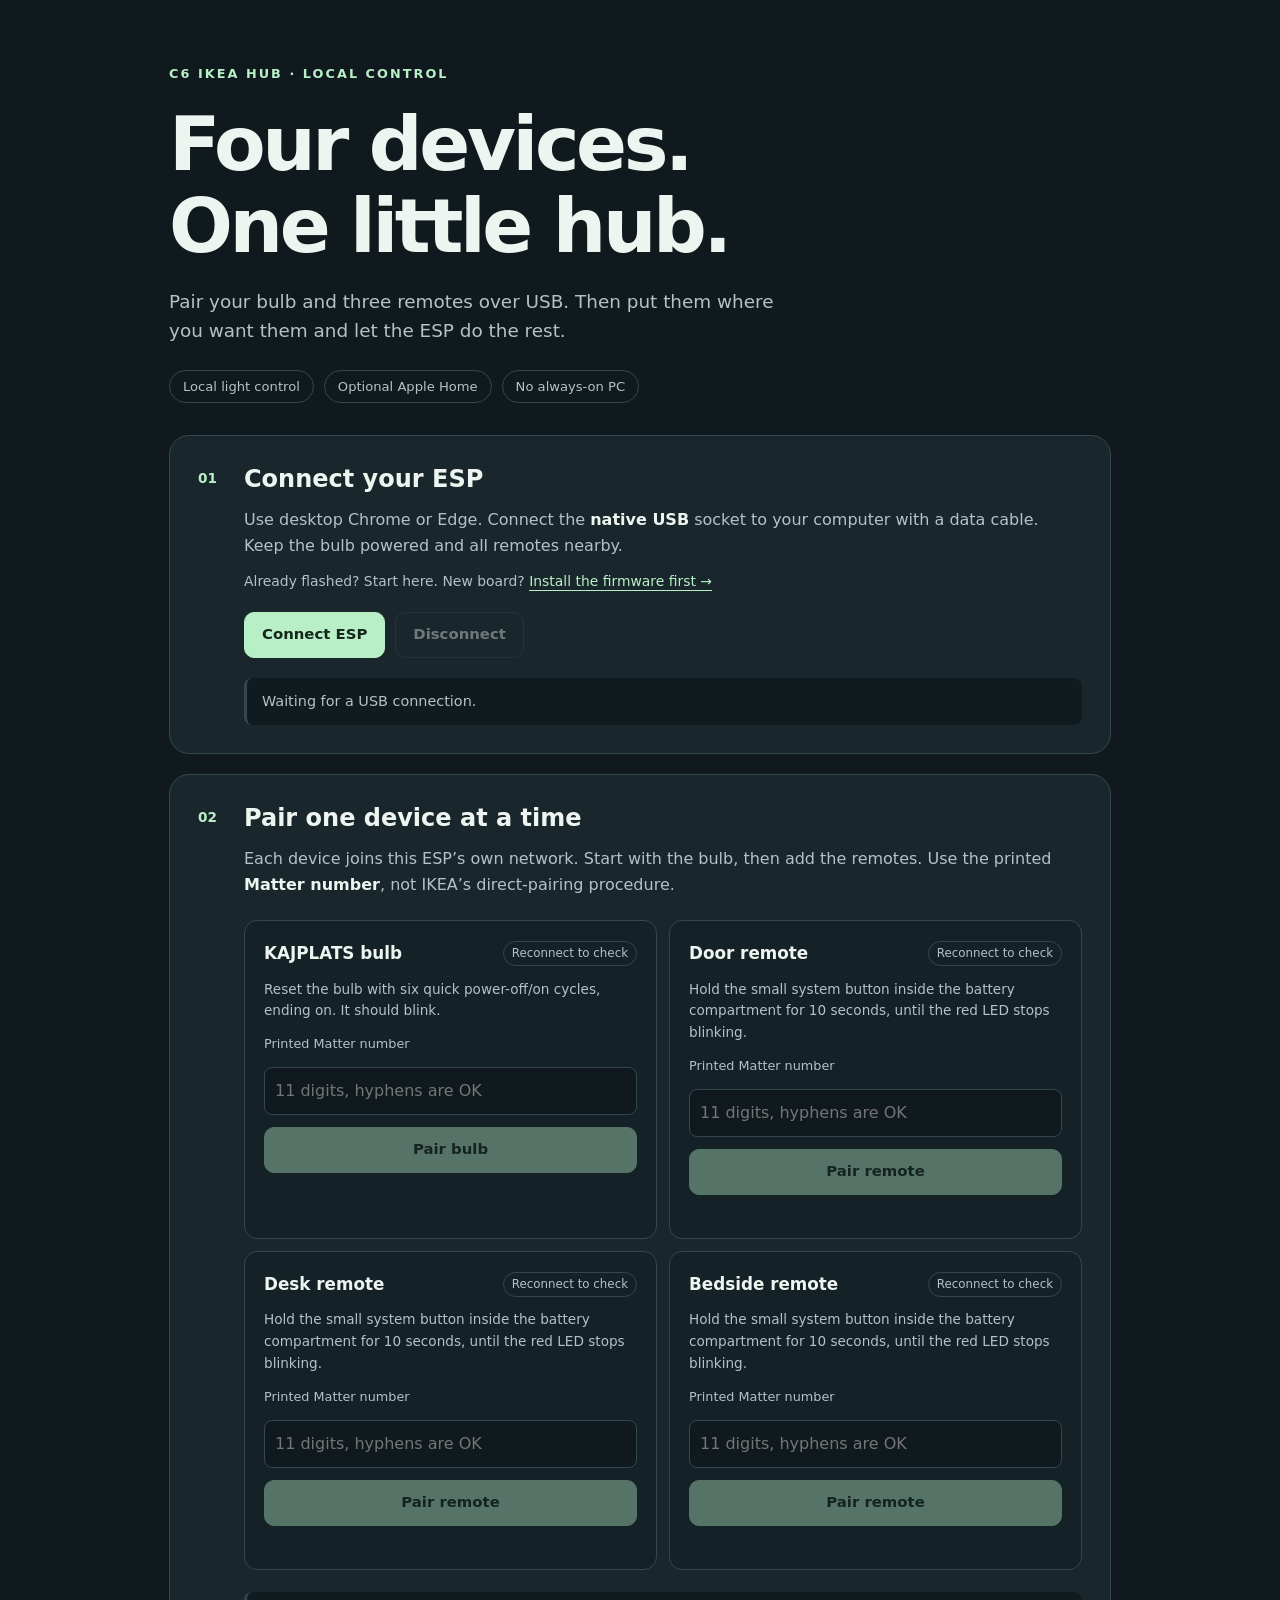
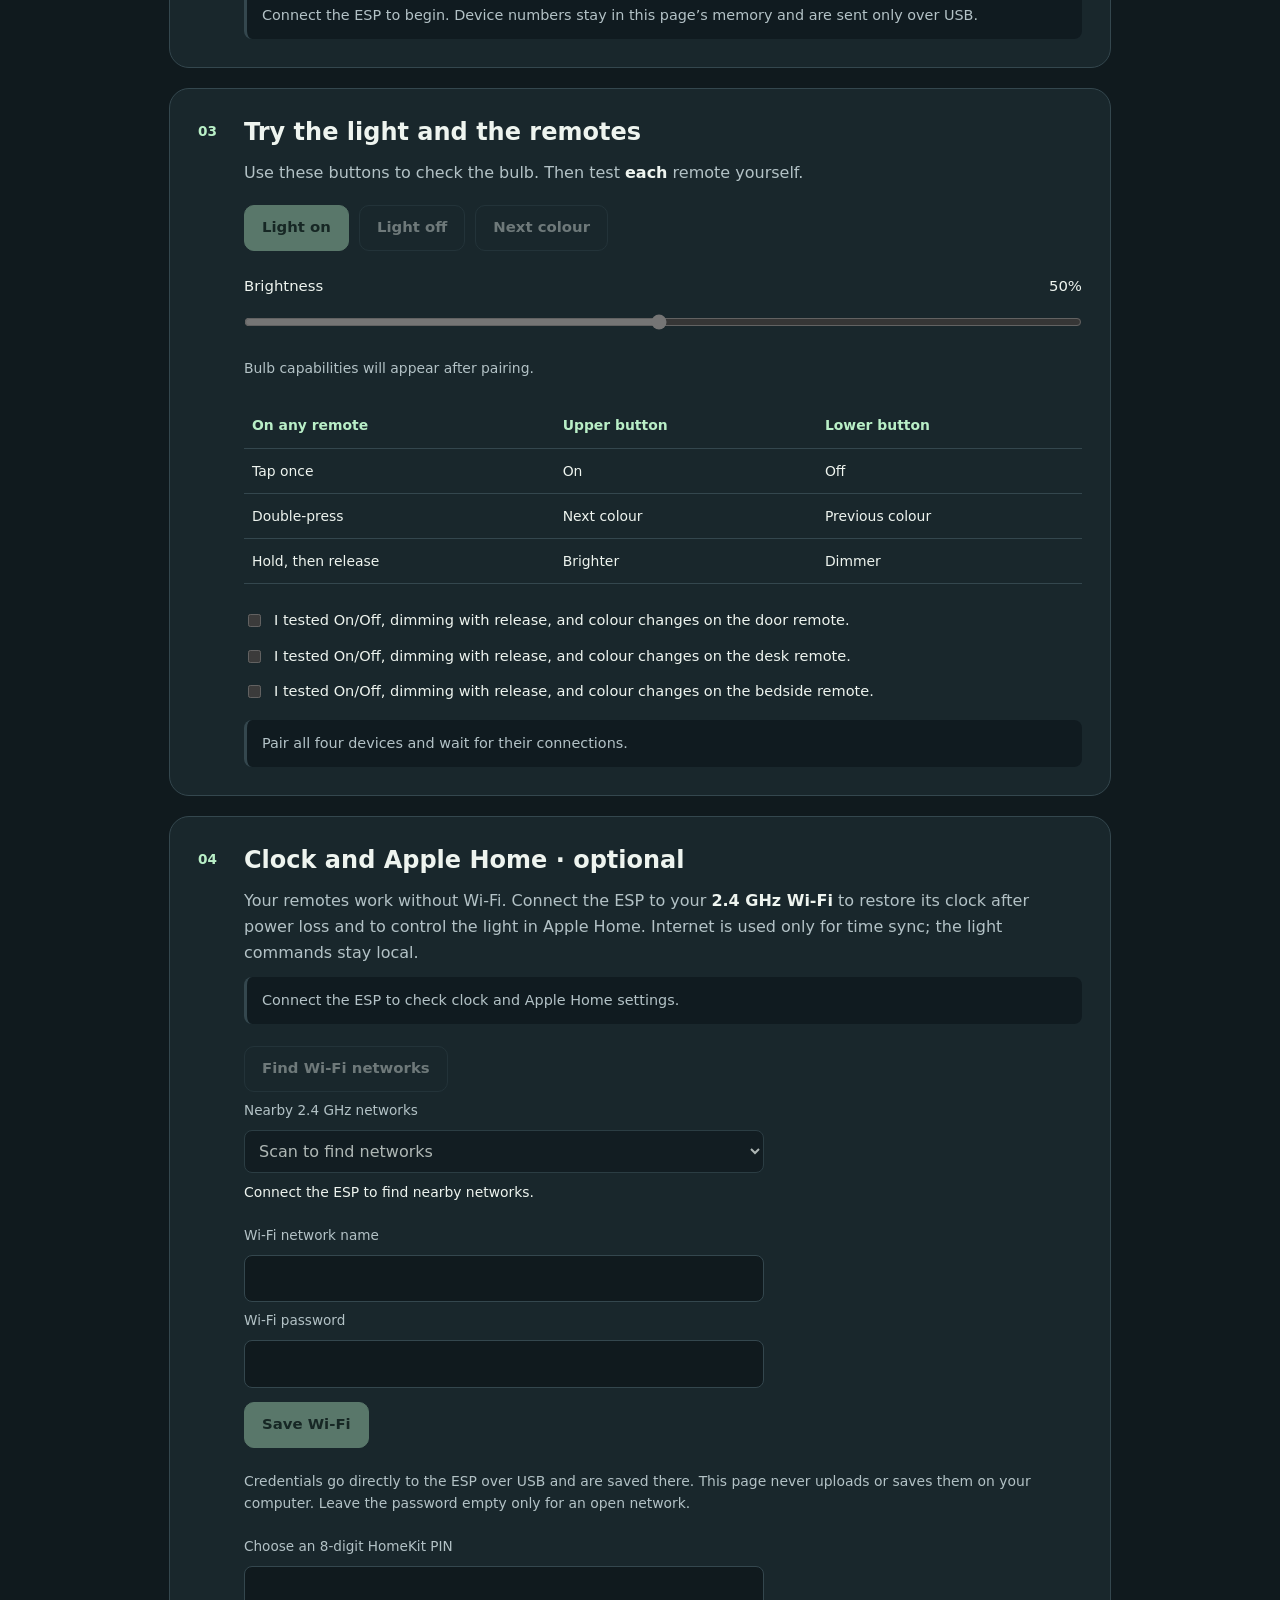
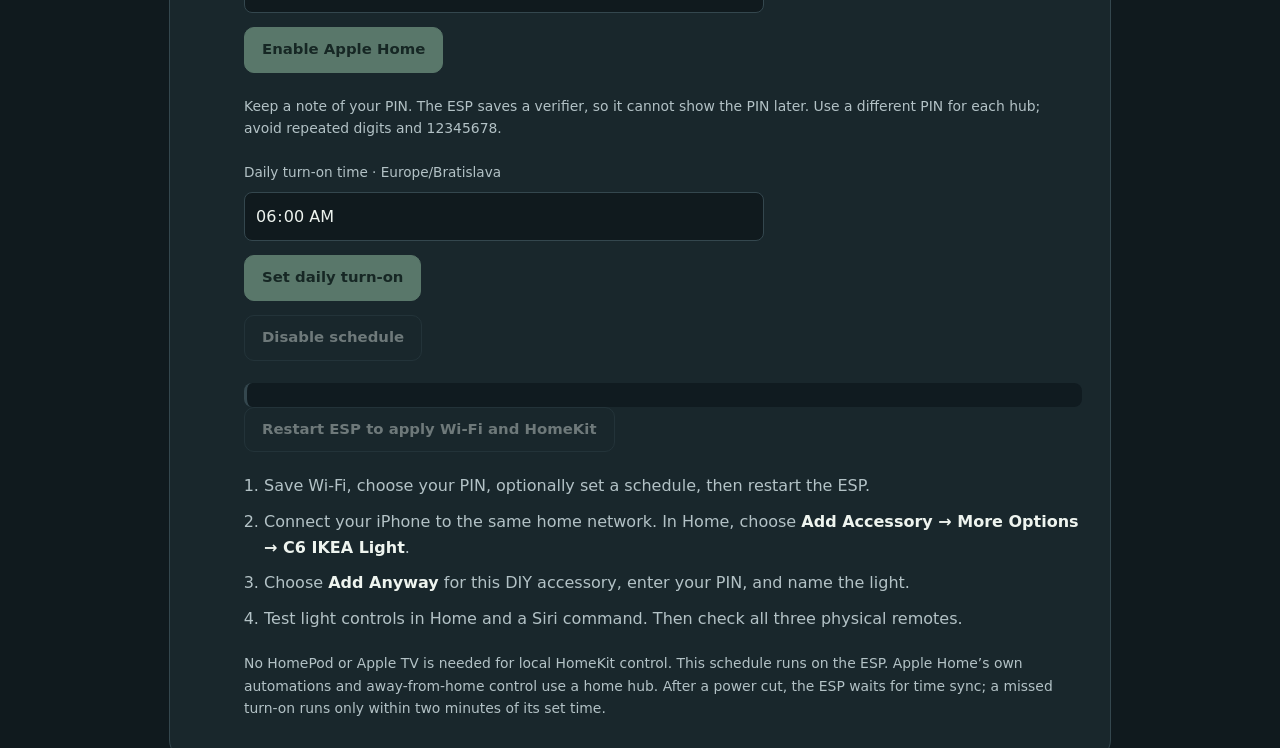
<file: index.html>
<!doctype html><html lang="en"><head><meta charset="utf-8"><meta name="viewport" content="width=device-width,initial-scale=1"><meta http-equiv="refresh" content="0;url=setup/"><title>C6 IKEA Matter Hub</title></head><body><p><a href="setup/">Open USB device setup</a></p></body></html>
</file>
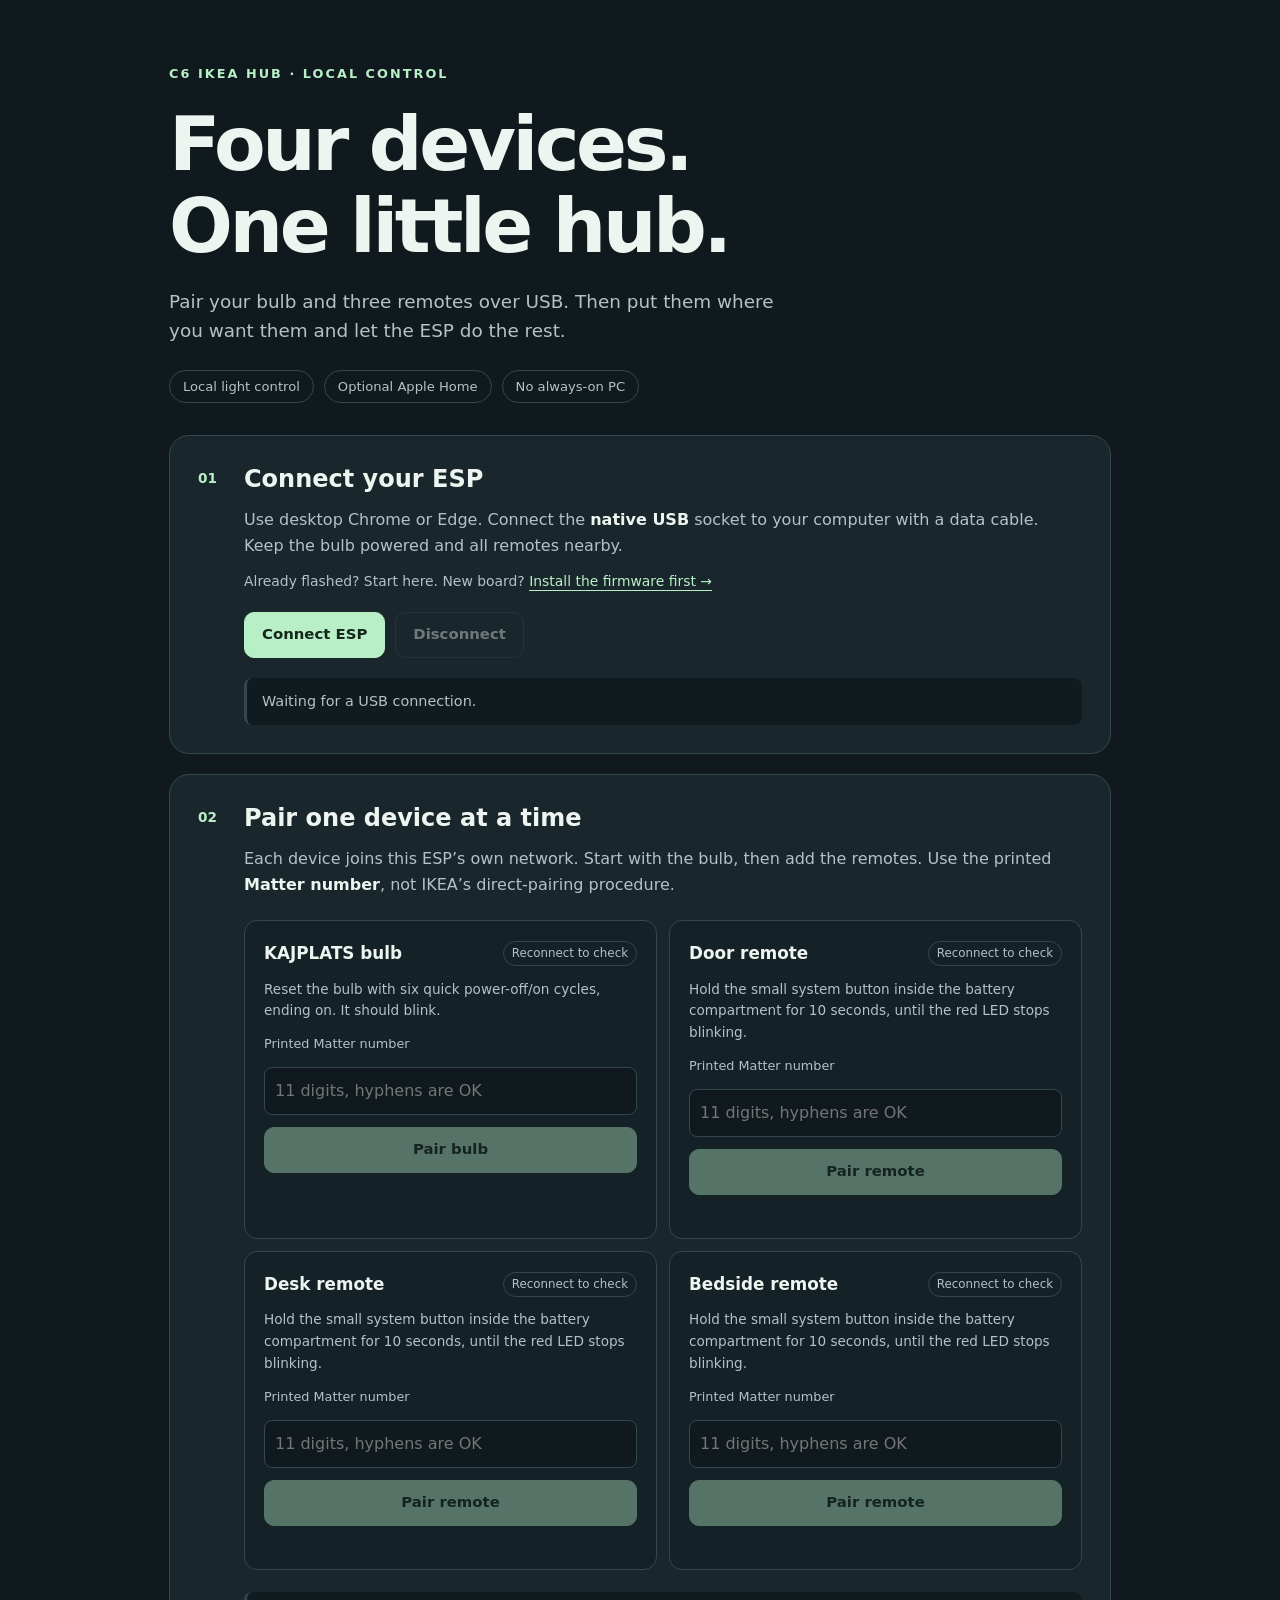
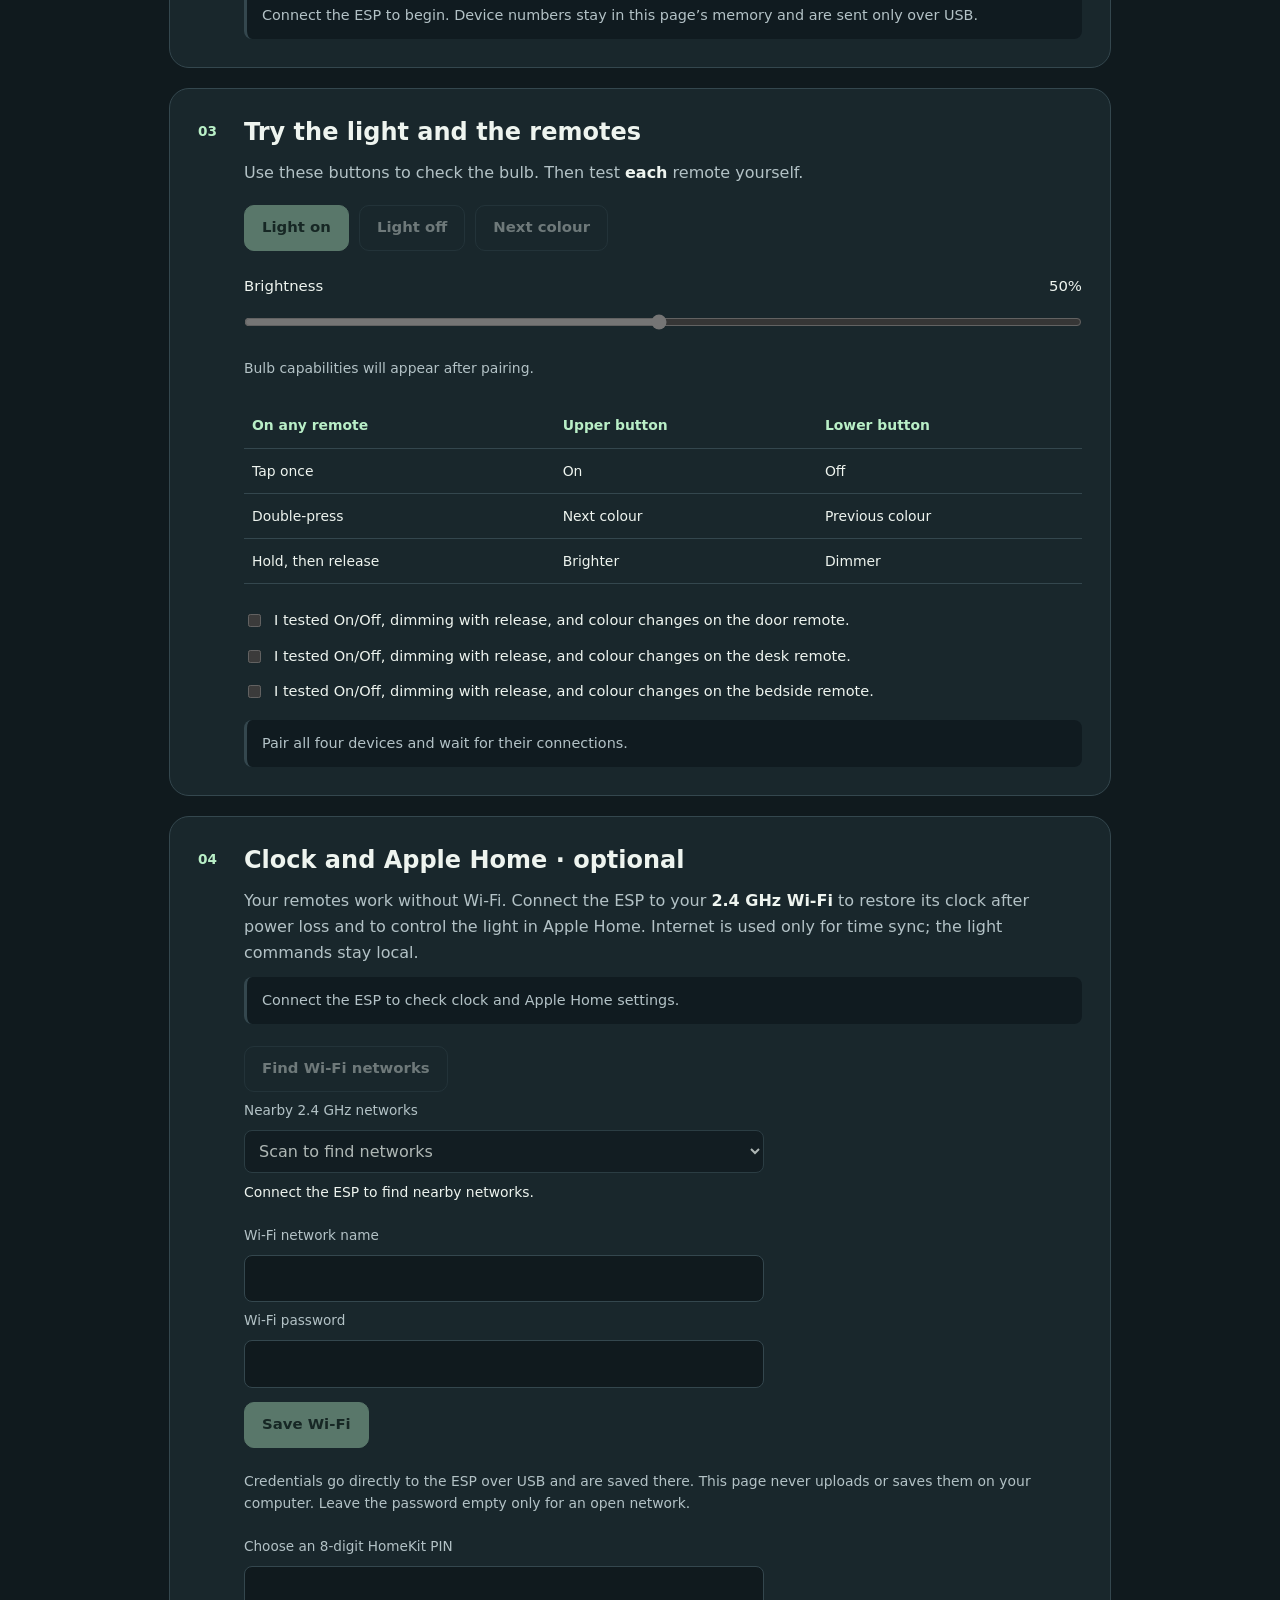
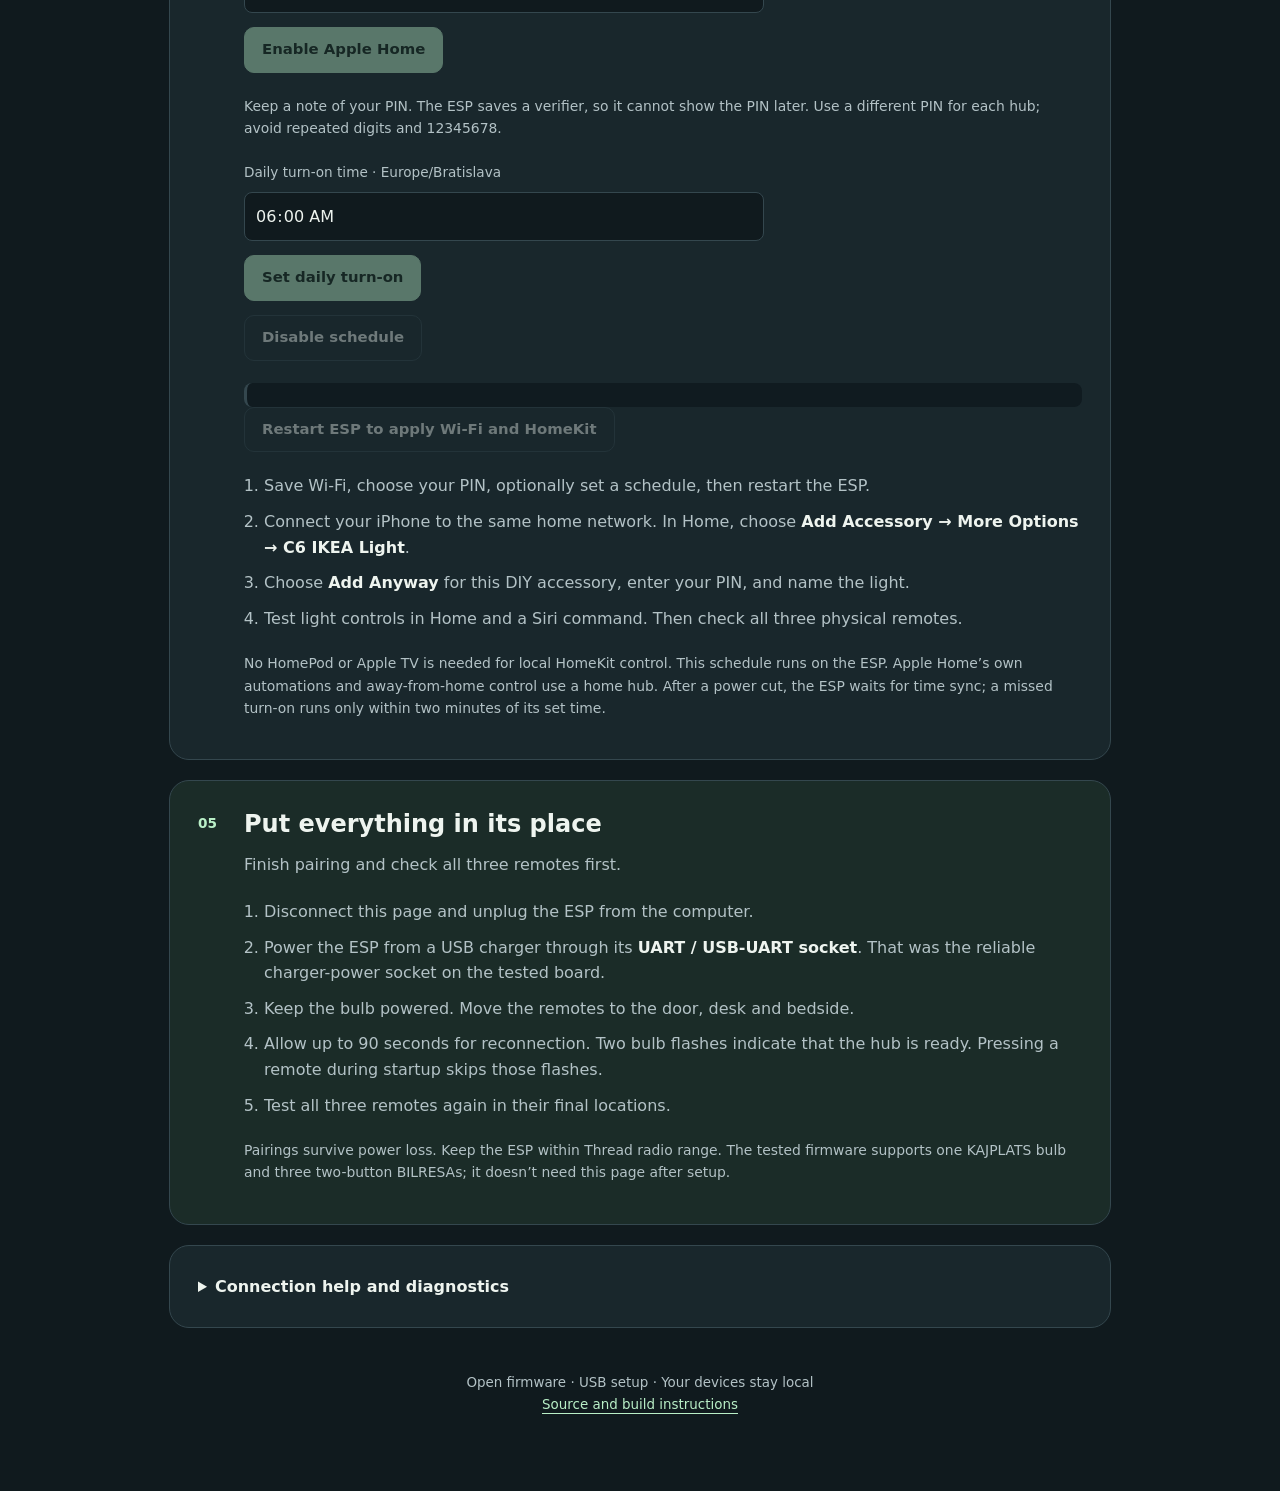
<file: setup/index.html>
<!doctype html>
<html lang="en">
<head>
  <meta charset="utf-8"><meta name="viewport" content="width=device-width, initial-scale=1">
  <meta name="referrer" content="no-referrer">
  <title>C6 IKEA Hub · Setup</title>
  <link rel="stylesheet" href="style.css?v=0.2.1">
  <script src="protocol.js?v=0.2.1" defer></script><script src="setup.js?v=0.2.1" defer></script>
</head>
<body>
<main>
  <header><div class="eyebrow">C6 IKEA HUB · LOCAL CONTROL</div><h1>Four devices.<br>One little hub.</h1>
    <p class="intro">Pair your bulb and three remotes over USB. Then put them where you want them and let the ESP do the rest.</p>
    <div class="tags"><span>Local light control</span><span>Optional Apple Home</span><span>No always-on PC</span></div>
  </header>
  <section class="card connect-card" aria-labelledby="connect-title">
    <div class="step">01</div><div class="section-body"><h2 id="connect-title">Connect your ESP</h2>
      <p>Use desktop Chrome or Edge. Connect the <strong>native USB</strong> socket to your computer with a data cable. Keep the bulb powered and all remotes nearby.</p>
      <p class="small">Already flashed? Start here. New board? <a href="install.html">Install the firmware first →</a></p>
      <div class="actions"><button id="connect">Connect ESP</button><button id="disconnect" class="secondary" disabled>Disconnect</button></div>
      <div id="connection" class="notice" role="status" aria-live="polite">Waiting for a USB connection.</div>
      <div id="unsupported" class="notice error" hidden>USB setup needs a desktop browser with Web Serial and HTTPS or localhost. Use Chrome or Edge, or follow the console guide.</div>
    </div>
  </section>
  <section class="card" aria-labelledby="pair-title">
    <div class="step">02</div><div class="section-body"><h2 id="pair-title">Pair one device at a time</h2>
      <p>Each device joins this ESP’s own network. Start with the bulb, then add the remotes. Use the printed <strong>Matter number</strong>, not IKEA’s direct-pairing procedure.</p>
      <div id="devices" class="device-grid"></div>
      <div id="pair-message" class="notice" role="status" aria-live="polite">Connect the ESP to begin. Device numbers stay in this page’s memory and are sent only over USB.</div>
    </div>
  </section>
  <section class="card" aria-labelledby="test-title">
    <div class="step">03</div><div class="section-body"><h2 id="test-title">Try the light and the remotes</h2>
      <p>Use these buttons to check the bulb. Then test <strong>each</strong> remote yourself.</p>
      <div class="actions"><button class="control" data-command="on" disabled>Light on</button><button class="control secondary" data-command="off" disabled>Light off</button><button class="control secondary" data-command="color next" disabled>Next colour</button></div>
      <label class="brightness" for="brightness">Brightness <output id="brightness-value">50%</output></label>
      <input id="brightness" type="range" min="1" max="100" value="50" disabled>
      <p id="capabilities" class="small">Bulb capabilities will appear after pairing.</p>
      <table><thead><tr><th>On any remote</th><th>Upper button</th><th>Lower button</th></tr></thead><tbody><tr><td>Tap once</td><td>On</td><td>Off</td></tr><tr><td>Double-press</td><td>Next colour</td><td>Previous colour</td></tr><tr><td>Hold, then release</td><td>Brighter</td><td>Dimmer</td></tr></tbody></table>
      <div id="tests" class="test-list"></div>
      <div id="test-status" class="notice" role="status" aria-live="polite">Pair all four devices before finishing.</div>
    </div>
  </section>
  <section class="card" aria-labelledby="network-title">
    <div class="step">04</div><div class="section-body"><h2 id="network-title">Clock and Apple Home · optional</h2>
      <p>Your remotes work without Wi-Fi. Connect the ESP to your <strong>2.4 GHz Wi-Fi</strong> to restore its clock after power loss and to control the light in Apple Home. Internet is used only for time sync; the light commands stay local.</p>
      <div id="network-status" class="notice" role="status" aria-live="polite">Connect a hub with the experimental Wi-Fi/HomeKit firmware to configure these features.</div>
      <div class="wifi-discovery"><button id="wifi-scan" class="secondary" disabled>Find Wi-Fi networks</button>
        <label for="wifi-networks">Nearby 2.4 GHz networks</label><select id="wifi-networks" disabled><option value="">Scan to find networks</option></select>
        <div id="wifi-scan-status" class="small" role="status" aria-live="polite">Select a nearby network, or enter a hidden network’s name below.</div>
      </div>
      <form id="wifi-form"><label for="wifi-ssid">Wi-Fi network name</label><input id="wifi-ssid" autocomplete="off" maxlength="32" disabled><label for="wifi-password">Wi-Fi password</label><input id="wifi-password" type="password" autocomplete="off" maxlength="64" disabled><button id="wifi-save" disabled>Save Wi-Fi</button></form>
      <p class="small">Credentials go directly to the ESP over USB and are saved there. This page never uploads or saves them on your computer. Leave the password empty only for an open network.</p>
      <form id="home-form"><label for="home-pin">Choose an 8-digit HomeKit PIN</label><input id="home-pin" type="password" inputmode="numeric" autocomplete="off" maxlength="8" disabled><button id="home-save" disabled>Enable Apple Home</button></form>
      <p class="small">Keep a note of your PIN. The ESP saves a verifier, so it cannot show the PIN later. Use a different PIN for each hub; avoid repeated digits and 12345678.</p>
      <form id="schedule-form"><label for="schedule-time">Daily turn-on time · Europe/Bratislava</label><input id="schedule-time" type="time" value="06:00" required disabled><button id="schedule-save" disabled>Set daily turn-on</button><button id="schedule-off" type="button" class="secondary" disabled>Disable schedule</button></form>
      <div id="network-message" class="notice" role="status" aria-live="polite"></div>
      <button id="restart" class="secondary" disabled>Restart ESP to apply Wi-Fi and HomeKit</button>
      <ol><li>Save Wi-Fi, choose your PIN, optionally set a schedule, then restart the ESP.</li><li>Connect your iPhone to the same home network. In Home, choose <strong>Add Accessory → More Options → C6 IKEA Light</strong>.</li><li>Choose <strong>Add Anyway</strong> for this DIY accessory, enter your PIN, and name the light.</li><li>Test light controls in Home and a Siri command. Then check all three physical remotes.</li></ol>
      <p class="small">No HomePod or Apple TV is needed for local HomeKit control. This schedule runs on the ESP. Apple Home’s own automations and away-from-home control use a home hub. After a power cut, the ESP waits for time sync; a missed turn-on runs only within two minutes of its set time.</p>
    </div>
  </section>
  <section class="card finish-card" aria-labelledby="finish-title">
    <div class="step">05</div><div class="section-body"><h2 id="finish-title">Put everything in its place</h2>
      <p id="finish-summary">Finish pairing and check all three remotes first.</p>
      <ol><li>Disconnect this page and unplug the ESP from the computer.</li><li>Power the ESP from a USB charger through its <strong>UART / USB-UART socket</strong>. That was the reliable charger-power socket on the tested board.</li><li>Keep the bulb powered. Move the remotes to the door, desk and bedside.</li><li>Allow up to 90 seconds for reconnection. Two bulb flashes indicate that the hub is ready. Pressing a remote during startup skips those flashes.</li><li>Test all three remotes again in their final locations.</li></ol>
      <p class="small">Pairings survive power loss. Keep the ESP within Thread radio range. The tested firmware supports one KAJPLATS bulb and three two-button BILRESAs; it doesn’t need this page after setup.</p>
    </div>
  </section>
  <details class="card diagnostic"><summary>Connection help and diagnostics</summary>
    <p>If no firmware status appears, check the native USB socket, close other serial monitors and press the ESP’s RESET button once. Keep a sleepy remote awake during pairing.</p>
    <button id="refresh" class="secondary" disabled>Refresh status</button>
    <p class="small">Only selected hub messages are shown. Matter numbers are hidden. No logs or codes are uploaded.</p>
    <pre id="diagnostics" aria-label="Hub diagnostics"></pre>
    <a href="../docs/QUICKSTART.md">Console setup instructions</a>
  </details>
  <footer>Open firmware · USB setup · Your devices stay local<br><a href="https://github.com/PostmanB/c6-ikea-matter-hub">Source and build instructions</a></footer>
</main>
</body>
</html>
</file>
<file: setup/style.css>
:root{color-scheme:dark;--bg:#101a1e;--card:#19272c;--line:#34474e;--text:#eef4ef;--muted:#b3c2c6;--accent:#b9efc7;--danger:#ffb2a3;--radius:20px;font-family:system-ui,-apple-system,"Segoe UI",sans-serif}
*{box-sizing:border-box}body{margin:0;background:var(--bg);color:var(--text);line-height:1.6}main{max-width:990px;margin:auto;padding:52px 24px}header{padding:12px 0 32px}.eyebrow{color:var(--accent);font-size:.8rem;letter-spacing:.16em;font-weight:700}h1{font-size:clamp(2.7rem,7vw,4.7rem);line-height:1.08;letter-spacing:-.045em;margin:20px 0}h2{font-size:1.5rem;line-height:1.3;margin:0 0 12px}h3{font-size:1.05rem;margin:0}p{margin:12px 0;color:var(--muted)}strong{color:var(--text)}a{color:var(--accent);text-underline-offset:4px}.intro{font-size:1.15rem;max-width:640px}.tags{display:flex;gap:10px;flex-wrap:wrap;margin-top:24px}.tags span{border:1px solid var(--line);border-radius:50px;padding:5px 13px;font-size:.82rem;color:var(--muted)}.card{border:1px solid var(--line);border-radius:var(--radius);background:var(--card);margin-bottom:20px;padding:28px;display:flex;gap:22px}.step{color:var(--accent);font-variant-numeric:tabular-nums;font-size:.85rem;font-weight:700;min-width:24px;padding-top:4px}.section-body{flex:1;min-width:0}.small{font-size:.87rem}.actions{display:flex;gap:10px;flex-wrap:wrap;margin:20px 0}button{border:1px solid var(--accent);border-radius:10px;background:var(--accent);color:#14271a;padding:10px 17px;font:inherit;font-size:.93rem;font-weight:650;cursor:pointer}button.secondary{background:transparent;color:var(--text);border-color:var(--line)}button:disabled{opacity:.4;cursor:not-allowed}button:hover:not(:disabled){filter:brightness(1.08)}button:focus-visible,input:focus-visible,a:focus-visible,summary:focus-visible{outline:3px solid var(--accent);outline-offset:4px}.notice{background:#101b20;border-left:3px solid var(--line);border-radius:8px;padding:12px 15px;color:var(--muted);font-size:.9rem}.notice.good{border-color:var(--accent);color:var(--accent)}.notice.error{border-color:var(--danger);color:var(--danger)}.device-grid{display:grid;grid-template-columns:repeat(2,minmax(0,1fr));gap:12px;margin:22px 0}.device{padding:19px;border:1px solid var(--line);border-radius:13px;background:#142127}.device-heading{display:flex;justify-content:space-between;align-items:center;gap:10px}.badge{font-size:.74rem;color:var(--muted);border:1px solid var(--line);border-radius:50px;padding:2px 8px;white-space:nowrap}.badge.good{color:var(--accent);border-color:#648a71}.device p{font-size:.85rem}.device form{display:flex;gap:8px;flex-wrap:wrap}.device input{width:100%;background:var(--bg);border:1px solid var(--line);border-radius:8px;color:var(--text);padding:10px;font:inherit;min-width:0}.device label{display:block;font-size:.8rem;color:var(--muted);margin-bottom:5px}.device button{width:100%;margin-top:4px}.activity{min-height:1.2em;font-size:.78rem;color:var(--accent);margin-top:9px}.brightness{display:flex;justify-content:space-between;margin-top:24px;font-size:.93rem}input[type=range]{width:100%;accent-color:var(--accent);margin:15px 0}table{width:100%;border-collapse:collapse;font-size:.87rem;margin:24px 0}th,td{padding:11px 8px;border-bottom:1px solid var(--line);text-align:left}th{color:var(--accent);font-weight:600}.test-list{display:flex;flex-direction:column;gap:12px;margin-bottom:18px}.test-list label{display:flex;align-items:start;gap:10px;font-size:.91rem}.test-list input{accent-color:var(--accent);margin-top:6px}ol{padding-left:20px;color:var(--muted)}li{padding:5px 0}.finish-card{background:#1b2c28}.diagnostic{display:block}summary{cursor:pointer;font-weight:600}pre{font-size:.74rem;white-space:pre-wrap;overflow-wrap:anywhere;max-height:240px;overflow:auto;color:var(--muted)}footer{font-size:.84rem;color:var(--muted);text-align:center;padding:24px}body[aria-busy=true]{cursor:progress}[hidden]{display:none!important}@media(max-width:640px){main{padding:28px 15px}.card{padding:20px;gap:13px}.device-grid{grid-template-columns:1fr}table{font-size:.8rem}th,td{padding:9px 5px}}
form#wifi-form,form#home-form,form#schedule-form{display:grid;grid-template-columns:minmax(0,1fr);gap:8px;margin:22px 0;max-width:520px}form#wifi-form label,form#home-form label,form#schedule-form label{font-size:.85rem;color:var(--muted)}form#wifi-form input,form#home-form input,form#schedule-form input{width:100%;padding:10px;border:1px solid var(--line);border-radius:8px;background:var(--bg);color:var(--text);font:inherit}form#wifi-form button,form#home-form button,form#schedule-form button{justify-self:start;margin-top:6px}
.wifi-discovery{display:grid;gap:8px;margin:22px 0;max-width:520px}.wifi-discovery button{justify-self:start}.wifi-discovery label{font-size:.85rem;color:var(--muted)}.wifi-discovery select{width:100%;min-width:0;padding:10px;border:1px solid var(--line);border-radius:8px;background:var(--bg);color:var(--text);font:inherit}.wifi-discovery select:focus-visible{outline:3px solid var(--accent);outline-offset:4px}
</file>
